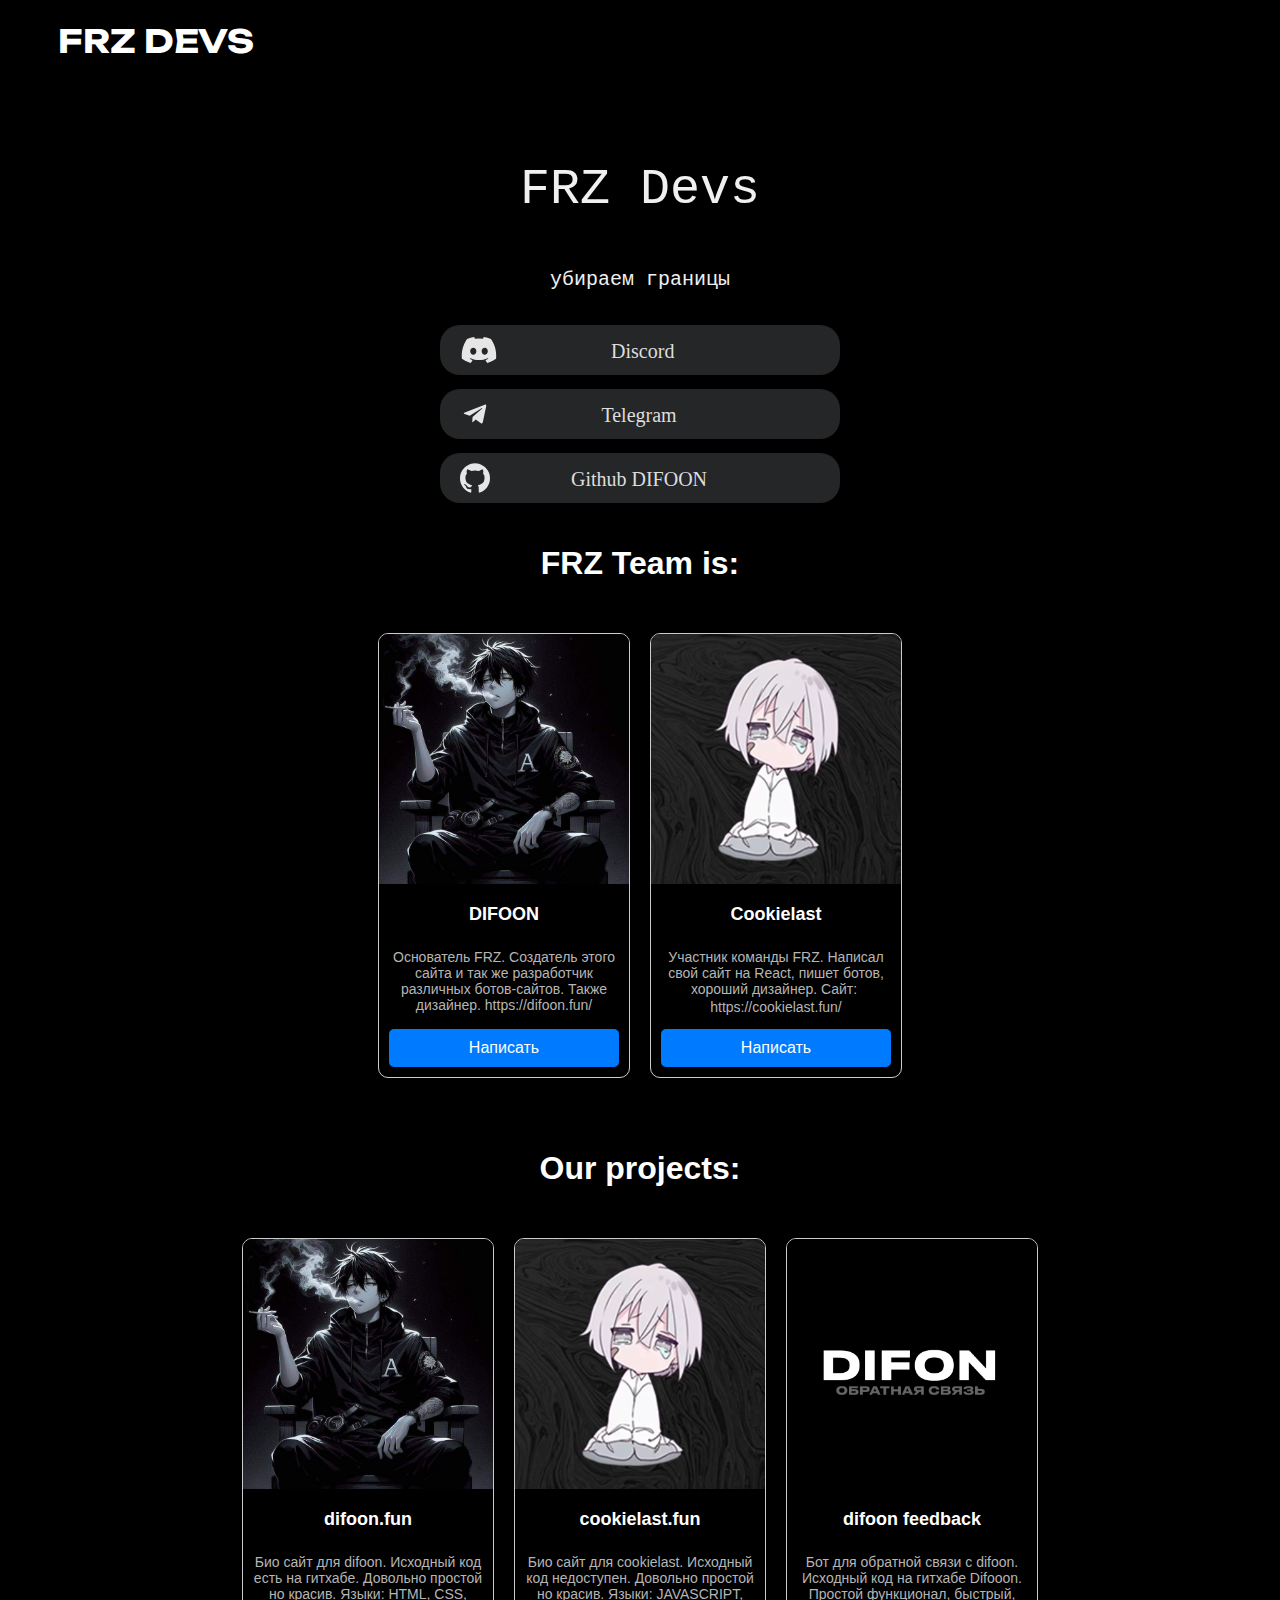
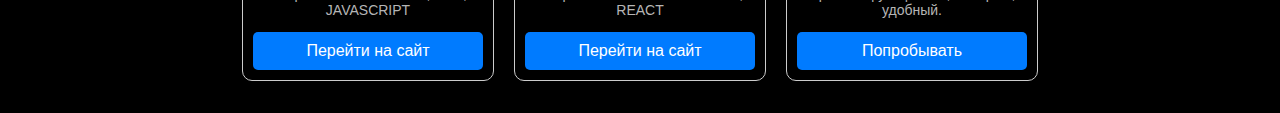
<file: main.html>
<!DOCTYPE html>
<html>
<head>
    <title>FRZ | Home</title>
    <link rel="shortcut icon" href="./image/favicon.png" type="image/x-icon">
    <link rel="preconnect" href="https://fonts.googleapis.com">
    <link rel="preconnect" href="https://fonts.gstatic.com" crossorigin>
    <link href="https://fonts.googleapis.com/css2?family=Space+Mono:ital,wght@0,400;0,700;1,400;1,700&family=Ubuntu:ital,wght@0,300;0,400;0,500;0,700;1,300;1,400;1,500;1,700&family=Unbounded:wght@200..900&display=swap" rel="stylesheet">
    <link rel="stylesheet" href="./css/index.css">
    <link rel="stylesheet" href="./css/svg.css">
    <script src="/js/routes.js"></script>
</head>
<body>
        <div class="name">
            <h1 id="nameText">FRZ DEVS</h1>
        </div>

        <div class="text">
            <p id="social" class="social">FRZ Devs</p>
            <p id="open" class="open">убираем границы</p>
        </div>
        <div class="main">
            <div class="links">
                <div class="dc">
                    <object data="svg/dc.svg" type="image/svg+xml"></object>
                    <a href="https://discord.gg/4SSEQX2X48">Discord</a>
                </div>
                <div class="tg">
                    <object data="svg/tg.svg" type="image/svg+xml"></object>
                    <a href="https://t.me/frzteams">Telegram</a>
                </div>
                <div class="github">
                    <object data="svg/gh.svg" type="image/svg+xml"></object>
                    <a href="https://github.com/Difooon">Github DIFOON</a>
                </div>
            </div>
        </div>  

        <div class="teams">
            <h1 id="frzteam">FRZ Team is:</h1>
        </div>
        <div class="cards-container">
            <div class="card"><img src="./image/DIFOON.jpg" alt="avatar" class="icon1"><div class="card-content"><h3>DIFOON</h3><p>Основатель FRZ. Создатель этого сайта и так же разработчик различных ботов-сайтов. Также дизайнер. ㅤㅤㅤㅤhttps://difoon.fun/</p><a href="https://t.me/difoon_bot" id="" target="_blank" rel="noopener noreferrer">Написать</a></div></div>    
            <div class="card"><img src="./image/cookielast.png" alt="avatar" class="icon1"><div class="card-content"><h3>Cookielast</h3><p>Участник команды FRZ. Написал свой сайт на React, пишет ботов, хороший дизайнер. Сайт: ㅤㅤㅤhttps://cookielast.fun/</p><a href="https://t.me/ya_nightmare" id="" target="_blank" rel="noopener noreferrer">Написать</a></div></div>
        </div>

        <div class="projects">
            <h1 id="project">Our projects:</h1>
        </div>

        <div class="cards-container">
            <div class="card"><img src="./image/DIFOON.jpg" alt="avatar" class="icon1"><div class="card-content"><h3>difoon.fun</h3><p>Био сайт для difoon. Исходный код есть на гитхабе. Довольно простой но красив. Языки: HTML, CSS, JAVASCRIPT </p><a href="https://difoon.fun/" id="" target="_blank" rel="noopener noreferrer">Перейти на сайт</a></div></div>    
            <div class="card"><img src="./image/cookielast.png" alt="avatar" class="icon1"><div class="card-content"><h3>cookielast.fun</h3><p>Био сайт для cookielast. Исходный код недоступен. Довольно простой но красив. Языки: JAVASCRIPT, REACT </p><a href="https://cookielast.fun" id="" target="_blank" rel="noopener noreferrer">Перейти на сайт</a></div></div>
            <div class="card"><img src="./image/DIFON_FB.png" alt="avatar" class="icon1"><div class="card-content"><h3>difoon feedback</h3><p>Бот для обратной связи с difoon. Исходный код на гитхабе Difooon. Простой функционал, быстрый, удобный.</p><a href="https://t.me/difoon_bot" id="" target="_blank" rel="noopener noreferrer">Попробывать</a></div></div>
        </div>


</body>
<script>
        function getRandomColor() {
        const r = Math.floor(Math.random() * 256);
        const g = Math.floor(Math.random() * 256);
        const b = Math.floor(Math.random() * 256);
        return `rgb(${r}, ${g}, ${b})`;
    }

    let colorInterval;

    document.querySelector('.name').addEventListener('mouseenter', function() {
        const nameText = document.getElementById('nameText');
        
        colorInterval = setInterval(() => {
            nameText.style.color = getRandomColor();
        }, 400);  
    });

    document.querySelector('.name').addEventListener('mouseleave', function() {
        const nameText = document.getElementById('nameText');
        
        clearInterval(colorInterval); 
        nameText.style.color = 'white';
    });
</script>
</html>
</file>
<file: css/index.css>
body {
	background-color: black;
}	

.title {
    display: flex;
    align-items: center; 
    gap: 20px;
}

.name {
    font-family: "Unbounded", sans-serif;
    color: white;
    margin-left: 50px;
    margin-top: 20px;
    transition: all 0.3s ease;
}

.name h1 {
    color: white;
    transition: color 0.5s ease;
}

.developername {
    display: flex;
}

.developername p {
    color: white;
    font-family: "Unbounded", sans-serif;
    font-size: 20px;
    margin-left: 700px;
}


.social {
    font-size: 50px;
    font-family: 'Bebas Neue', monospace;
    color: #f0f0f0;
    overflow: hidden;
    text-align: center;
    margin-top: 100px;
}

.open {
    font-size: 20px;
    font-family: 'Bebas Neue', monospace;
    color: #f0f0f0;
    overflow: hidden;
    text-align: center;
}

.main {
    font-family: 'Roboto Condensed';
    color: #fff;
    display: flex;
    justify-content: center;

}

.links>div {
    width: 400px;
    height: 50px;
    border-radius: 20px;
    margin-top: 10px;
    background-color: #252628;
    transition: letter-spacing 0.5s, background-color 0.5s;
    animation: showing 1.0s steps(100) 0.4s 1 normal both;
}

.links>div>object {
    height: 30px;
    margin-top: 10px;
    margin-left: 20px;
    float: left;
    filter: invert(90%);
}



.links>div>a {
    color: #ddd;
    font-family: 'Roboto Condensed';
    font-weight: 500;
    font-size: 20px;
    margin-top: 14px;
    margin-right: 52px;
    display: flex;
    justify-content: center;
    padding-top: 15px;
}

.links>div:hover {
    transition: letter-spacing 0.5s, background-color 0.5s;
    letter-spacing: 2px;
    width: 400px;
    height: 50px;
    border-radius: 20px;
    margin-top: 10px;
    background-color: #2b2c30;
    cursor: pointer;
}

a:focus,
a:active {
    outline: none
}

a,
a:visited {
    text-decoration: none
}


.card-content {
    font-family: 'Space Mono' sans-serif;
    display: flex;
    flex-direction: column;
    flex-grow: 1;
    justify-content: space-between;
    padding: 10px;
    text-align: center;
}

.card-content h3 {
    font-family: 'Segoe UI', Tahoma, Geneva, Verdana, sans-serif;
    color: #fff;
    font-size: 18px;
    margin: 10px 0
}

.card-content p {
    font-family: 'Segoe UI', Tahoma, Geneva, Verdana, sans-serif;
    -webkit-box-orient: vertical;
    color: #b5b5b5;
    display: -webkit-box;
    font-size: 14px;
    overflow: hidden;
    text-overflow: ellipsis
}

.card-content a {
    font-family: 'Segoe UI', Tahoma, Geneva, Verdana, sans-serif;
    background: #007bff;
    border-radius: 5px;
    color: #fff;
    display: inline-block;
    margin-top: auto;
    padding: 10px 15px;
    text-decoration: none
}

.cards-container {
    align-items: stretch;
    display: flex;
    flex-wrap: wrap;
    justify-content: center;
    margin-bottom: 20px
}


.card {
    border: 1px solid #ccc;
    border-radius: 10px;
    display: flex;
    flex-direction: column;
    margin: 10px;
    min-height: 300px;
    overflow: hidden;
    transition: transform .3s,box-shadow .3s;
    width: 250px
}

.card:hover {
    box-shadow: 0 4px 8px #0003;
    transform: translateY(-10px)
}

.teams {
    margin: auto;
    max-width: 850px;
    padding: 20px;
    text-align: center;
    color: white;
    font-family: 'Roboto', sans-serif;
}

.projects {
    margin: auto;
    max-width: 850px;
    padding: 20px;
    text-align: center;
    color: white;
    font-family: 'Roboto', sans-serif
}


::-webkit-scrollbar {
    width: 5px;
    height: 20px; 
}

::-webkit-scrollbar-thumb {
    background-color: 	#00BFFF;
}

::-webkit-scrollbar-track {
    background-color: #292E49;
}

::-webkit-scrollbar-thumb:hover {
    background-color: #1E90FF;
}
</file>
<file: css/svg.css>
.ham {
    cursor: pointer;
    -webkit-tap-highlight-color: transparent;
    transition: transform 400ms;
    -moz-user-select: none;
    -webkit-user-select: none;
    -ms-user-select: none;
    user-select: none;
  }
  
  .hamRotate.active {
    transform: rotate(45deg);
  }
  
  .hamRotate180.active {
    transform: rotate(180deg);
  }
  
  .line {
    fill: none;
    transition: stroke-dasharray 400ms, stroke-dashoffset 400ms;
    stroke: rgb(255, 255, 255);
    stroke-width: 3.5;
    stroke-linecap: round;
  }
  
  .ham8 .top {
    stroke-dasharray: 40 160;
  }
  
  .ham8 .middle {
    stroke-dasharray: 40 142;
    transform-origin: 50%;
    transition: transform 400ms;
  }
  
  .ham8 .bottom {
    stroke-dasharray: 40 85;
    transform-origin: 50%;
    transition: transform 400ms, stroke-dashoffset 400ms;
  }
  
  .ham8.active .top {
    stroke-dashoffset: -64px;
  }
  
  .ham8.active .middle {
    transform: rotate(90deg);
  }
  
  .ham8.active .bottom {
    stroke-dashoffset: -64px;
  }
</file>
